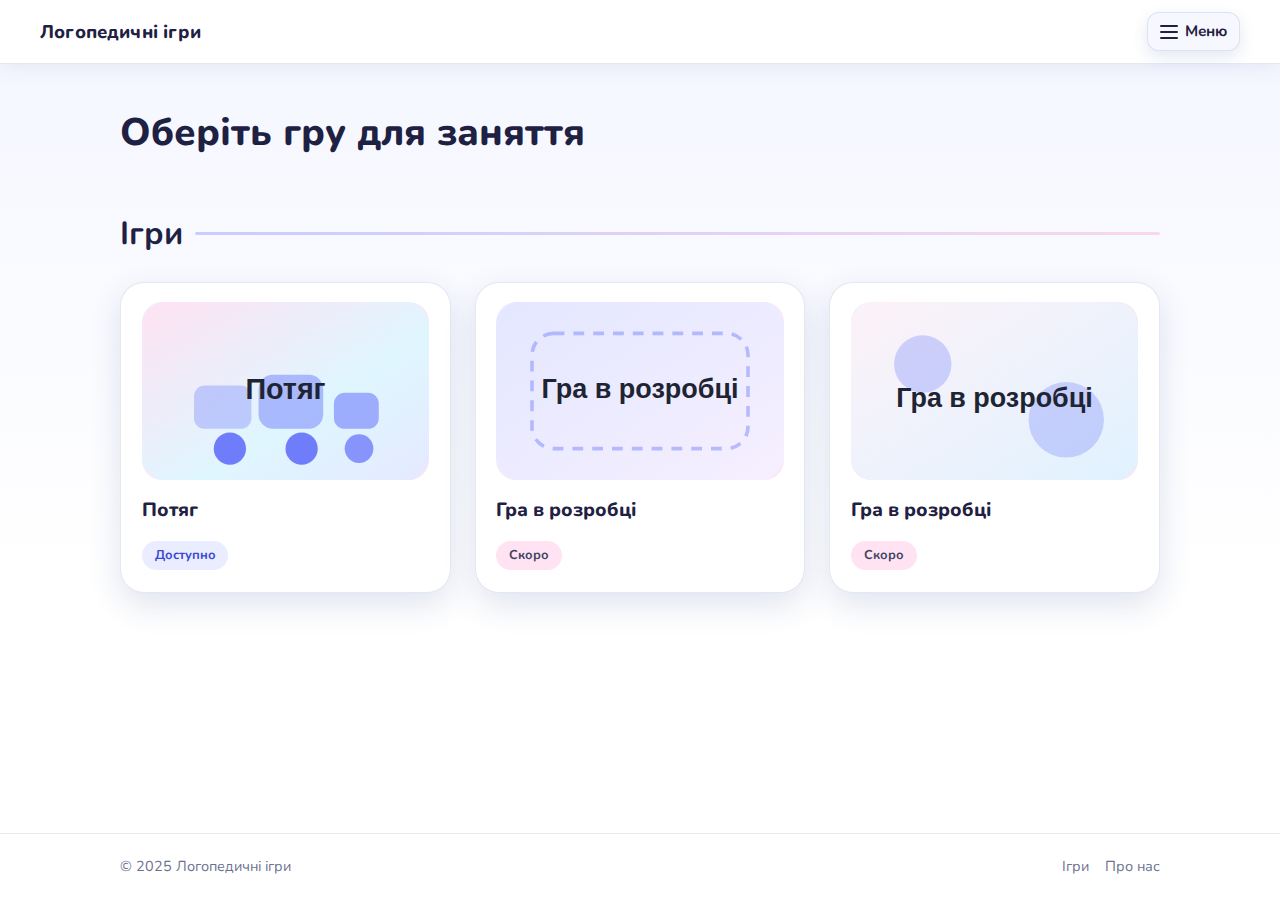
<file: index.html>
<!DOCTYPE html>
<html lang="uk" data-theme="light">
  <head>
    <meta charset="utf-8" />
    <meta name="viewport" content="width=device-width, initial-scale=1" />
    <title>Логопедичні ігри — Потяг для розвитку мовлення</title>
    <meta
      name="description"
      content="Логопедичні ігри для дітей до 10 років: адаптивна гра Потяг для тренування вимови та пам'яті."
    />
    <link rel="preconnect" href="https://fonts.googleapis.com" />
    <link rel="preconnect" href="https://fonts.gstatic.com" crossorigin />
    <link
      href="https://fonts.googleapis.com/css2?family=Nunito:wght@600;700;800&display=swap"
      rel="stylesheet"
    />
    <link rel="stylesheet" href="index.css" />
    <!-- Favicon / touch icons -->
    <link rel="icon" href="images/branding/logo.png" />
    <link rel="apple-touch-icon" sizes="180x180" href="images/branding/logo.png" />
  </head>
  <body>
    <div class="message-area" role="status" aria-live="polite"></div>
    <header>
      <div class="navbar">
        <a class="brand" href="index.html" aria-label="На головну">
          Логопедичні ігри
        </a>
        <button
          class="menu-toggle"
          type="button"
          aria-label="Меню"
          aria-expanded="false"
          aria-controls="primary-nav"
        >
          <span class="menu-icon" aria-hidden="true"></span>
          <span class="menu-label">Меню</span>
        </button>
        <nav class="nav-links" id="primary-nav">
          <a href="index.html" aria-current="page">Ігри</a>
          <a href="about/index.html">Про нас</a>
          <button class="theme-toggle" type="button" aria-label="Світла тема"></button>
        </nav>
      </div>
    </header>
    <main>
      <h1 class="page-heading">Оберіть гру для заняття</h1>
      <section>
        <h2 class="section-title">Ігри</h2>
        <div class="game-grid">
          <article class="game-card">
            <button class="game-card-trigger" type="button" data-game-id="potyah">
              <span class="media-frame">
                <img
                  src="images/game-cards/potyah.svg"
                  alt="Ілюстрація для гри Потяг"
                  loading="lazy"
                  data-fallback="images/game-cards/fallback.svg"
                />
              </span>
              <span class="game-card-title">Потяг</span>
              <span class="game-card-status">Доступно</span>
            </button>
          </article>
          <article class="game-card">
            <button class="game-card-trigger" type="button" data-game-id="letters">
              <span class="media-frame">
                <img
                  src="images/game-cards/upcoming-1.svg"
                  alt="Заглушка з текстом Гра в розробці"
                  loading="lazy"
                  data-fallback="images/game-cards/fallback.svg"
                />
              </span>
              <span class="game-card-title">Гра в розробці</span>
              <span class="game-card-status soon">Скоро</span>
            </button>
          </article>
          <article class="game-card">
            <button class="game-card-trigger" type="button" data-game-id="rhymes">
              <span class="media-frame">
                <img
                  src="images/game-cards/upcoming-2.svg"
                  alt="Заглушка з текстом Гра в розробці"
                  loading="lazy"
                  data-fallback="images/game-cards/fallback.svg"
                />
              </span>
              <span class="game-card-title">Гра в розробці</span>
              <span class="game-card-status soon">Скоро</span>
            </button>
          </article>
        </div>
        <div class="game-details" data-game-details hidden>
          <h3 data-details-title></h3>
          <p data-details-description></p>
          <div data-details-rules></div>
          <div class="actions" data-details-actions></div>
        </div>
      </section>

    </main>
    <footer>
      <div class="footer-inner">
        <span>© 2025 Логопедичні ігри</span>
        <nav>
          <a href="index.html">Ігри</a>
          <a href="about/index.html">Про нас</a>
        </nav>
      </div>
    </footer>
    <script type="module" src="index.js"></script>
  </body>
</html>
</file>
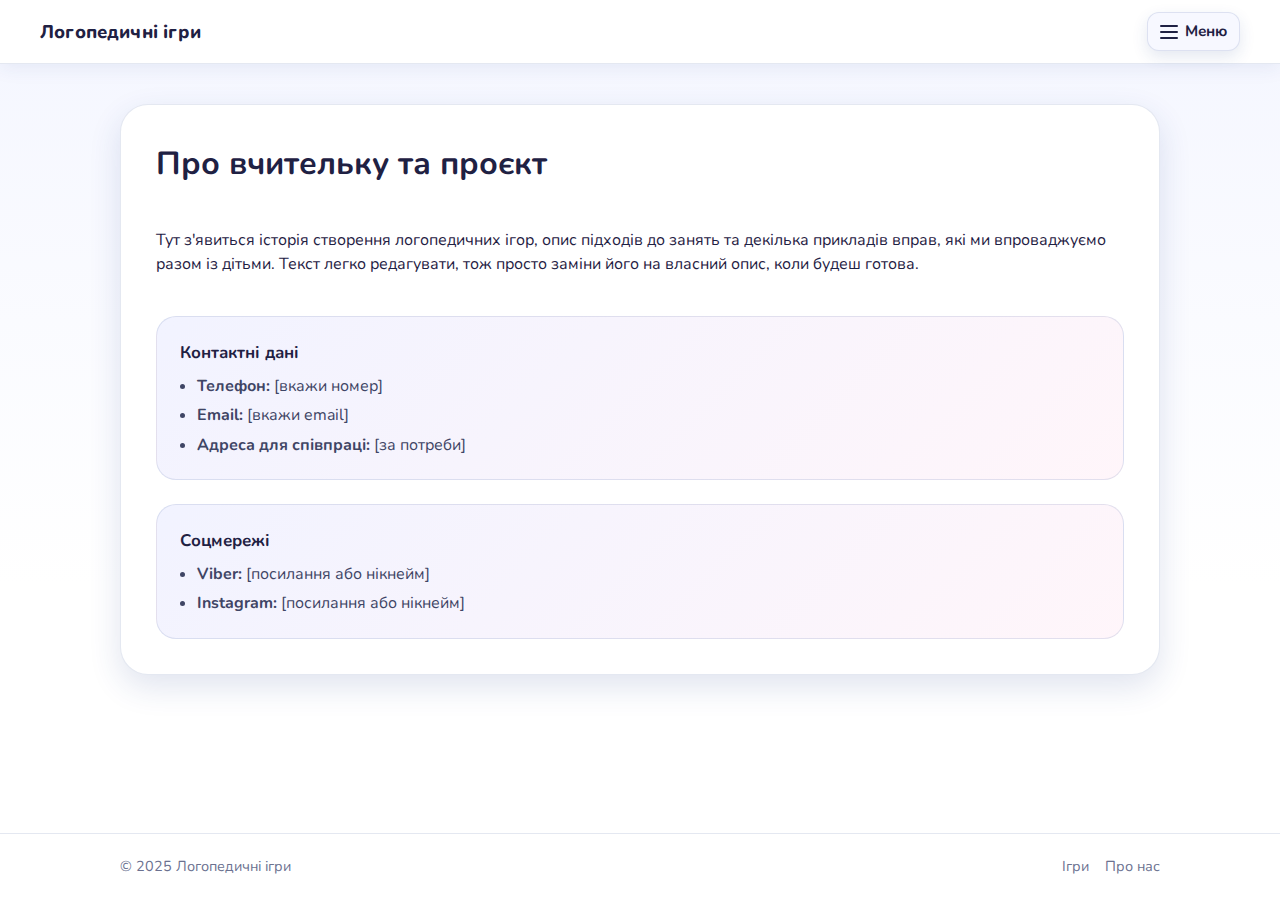
<file: about/index.html>
<!DOCTYPE html>
<html lang="uk" data-theme="light">
  <head>
    <meta charset="utf-8" />
    <meta name="viewport" content="width=device-width, initial-scale=1" />
    <title>Про нас — Логопедичні ігри</title>
    <meta
      name="description"
      content="Дізнайтеся більше про вчительку-логопеда, яка створила логопедичні ігри Потяг та інші вправи для розвитку мовлення."
    />
    <link rel="preconnect" href="https://fonts.googleapis.com" />
    <link rel="preconnect" href="https://fonts.gstatic.com" crossorigin />
    <link
      href="https://fonts.googleapis.com/css2?family=Nunito:wght@600;700;800&display=swap"
      rel="stylesheet"
    />
    <link rel="stylesheet" href="style.css" />
  </head>
  <body>
    <div class="message-area" role="status" aria-live="polite"></div>
    <header>
      <div class="navbar">
        <a class="brand" href="../index.html" aria-label="На головну">
          Логопедичні ігри
        </a>
        <button
          class="menu-toggle"
          type="button"
          aria-label="Меню"
          aria-expanded="false"
          aria-controls="primary-nav"
        >
          <span class="menu-icon" aria-hidden="true"></span>
          <span class="menu-label">Меню</span>
        </button>
        <nav class="nav-links" id="primary-nav">
          <a href="../index.html">Ігри</a>
          <a href="index.html" aria-current="page">Про нас</a>
          <button class="theme-toggle" type="button" aria-label="Світла тема"></button>
        </nav>
      </div>
    </header>
    <main>
      <section class="info-section">
        <h1>Про вчительку та проєкт</h1>
        <p>
          Тут з'явиться історія створення логопедичних ігор, опис підходів до занять та декілька
          прикладів вправ, які ми впроваджуємо разом із дітьми. Текст легко редагувати, тож просто
          заміни його на власний опис, коли будеш готова.
        </p>
        <div class="info-card">
          <h3>Контактні дані</h3>
          <ul>
            <li><strong>Телефон:</strong> [вкажи номер]</li>
            <li><strong>Email:</strong> [вкажи email]</li>
            <li><strong>Адреса для співпраці:</strong> [за потреби]</li>
          </ul>
        </div>
        <div class="info-card">
          <h3>Соцмережі</h3>
          <ul>
            <li><strong>Viber:</strong> [посилання або нікнейм]</li>
            <li><strong>Instagram:</strong> [посилання або нікнейм]</li>
          </ul>
        </div>
      </section>
    </main>
    <footer>
      <div class="footer-inner">
        <span>© 2025 Логопедичні ігри</span>
        <nav>
          <a href="../index.html">Ігри</a>
          <a href="index.html" aria-current="page">Про нас</a>
        </nav>
      </div>
    </footer>
    <script type="module" src="script.js"></script>
  </body>
</html>
</file>
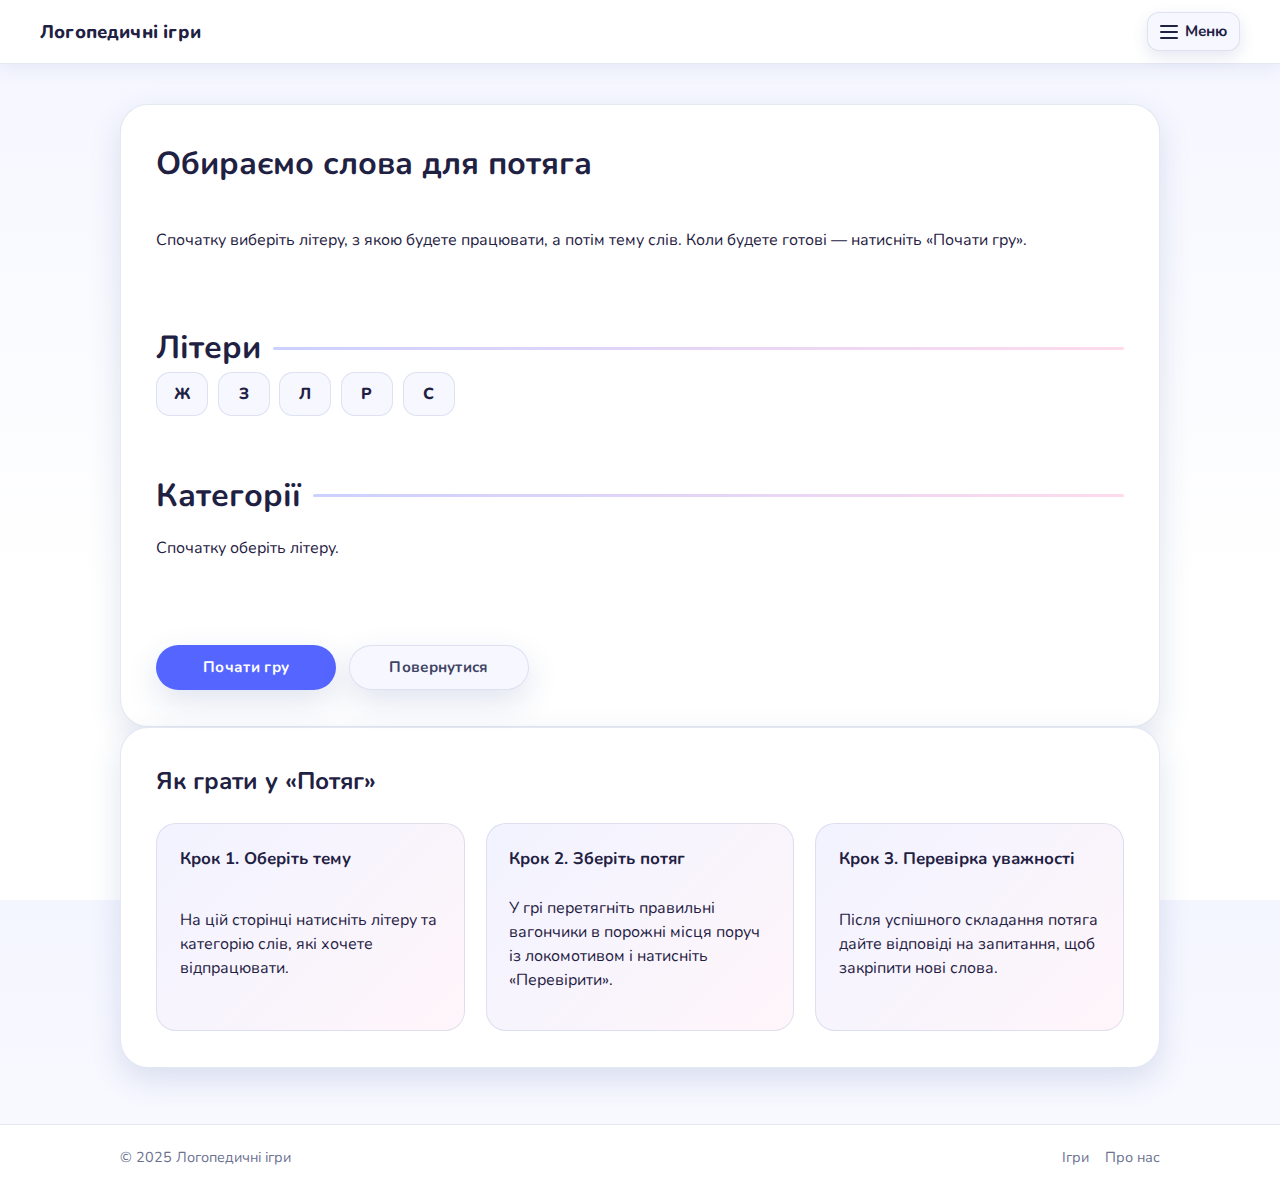
<file: select/index.html>
<!DOCTYPE html>
<html lang="uk" data-theme="light">
  <head>
    <meta charset="utf-8" />
    <meta name="viewport" content="width=device-width, initial-scale=1" />
    <title>Обрати слова — Логопедичні ігри</title>
    <meta
      name="description"
      content="Оберіть літеру та тему слів, щоб розпочати логопедичну гру Потяг."
    />
    <link rel="preconnect" href="https://fonts.googleapis.com" />
    <link rel="preconnect" href="https://fonts.gstatic.com" crossorigin />
    <link
      href="https://fonts.googleapis.com/css2?family=Nunito:wght@600;700;800&display=swap"
      rel="stylesheet"
    />
    <link rel="icon" href="../images/branding/logo.png" />
    <link rel="apple-touch-icon" sizes="180x180" href="../images/branding/logo.png" />
    <link rel="stylesheet" href="style.css" />
  </head>
  <body>
    <div class="message-area" role="status" aria-live="polite"></div>
    <header>
      <div class="navbar">
        <a class="brand" href="../index.html" aria-label="На головну">
          Логопедичні ігри
        </a>
        <button
          class="menu-toggle"
          type="button"
          aria-label="Меню"
          aria-expanded="false"
          aria-controls="primary-nav"
        >
          <span class="menu-icon" aria-hidden="true"></span>
          <span class="menu-label">Меню</span>
        </button>
        <nav class="nav-links" id="primary-nav">
          <a href="../index.html">Ігри</a>
          <a href="../about/index.html">Про нас</a>
          <button class="theme-toggle" type="button" aria-label="Світла тема"></button>
        </nav>
      </div>
    </header>
    <main>
      <section class="info-section">
        <h1>Обираємо слова для потяга</h1>
        <p>
          Спочатку виберіть літеру, з якою будете працювати, а потім тему слів. Коли будете готові —
          натисніть «Почати гру».
        </p>
        <div>
          <h2 class="section-title" style="margin-top: 2rem;">Літери</h2>
          <div class="letter-grid" data-letter-list></div>
        </div>
        <div>
          <h2 class="section-title" style="margin-top: 2rem;">Категорії</h2>
          <p data-selection-label>Спочатку оберіть літеру.</p>
          <div class="category-grid" data-category-list></div>
        </div>
        <div class="select-actions">
          <button class="btn btn-primary" type="button" data-start-game disabled>Почати гру</button>
          <a class="btn btn-secondary" href="../index.html">Повернутися</a>
        </div>
      </section>
      <section class="info-section" id="how-to-play">
        <h2>Як грати у «Потяг»</h2>
        <div class="info-grid">
          <article class="info-card">
            <h3>Крок 1. Оберіть тему</h3>
            <p>На цій сторінці натисніть літеру та категорію слів, які хочете відпрацювати.</p>
          </article>
          <article class="info-card">
            <h3>Крок 2. Зберіть потяг</h3>
            <p>
              У грі перетягніть правильні вагончики в порожні місця поруч із локомотивом і натисніть
              «Перевірити».
            </p>
          </article>
          <article class="info-card">
            <h3>Крок 3. Перевірка уважності</h3>
            <p>
              Після успішного складання потяга дайте відповіді на запитання, щоб закріпити нові слова.
            </p>
          </article>
        </div>
      </section>
    </main>
    <footer>
      <div class="footer-inner">
        <span>© 2025 Логопедичні ігри</span>
        <nav>
          <a href="../index.html">Ігри</a>
          <a href="../about/index.html">Про нас</a>
        </nav>
      </div>
    </footer>
    <script type="module" src="script.js"></script>
  </body>
</html>
</file>
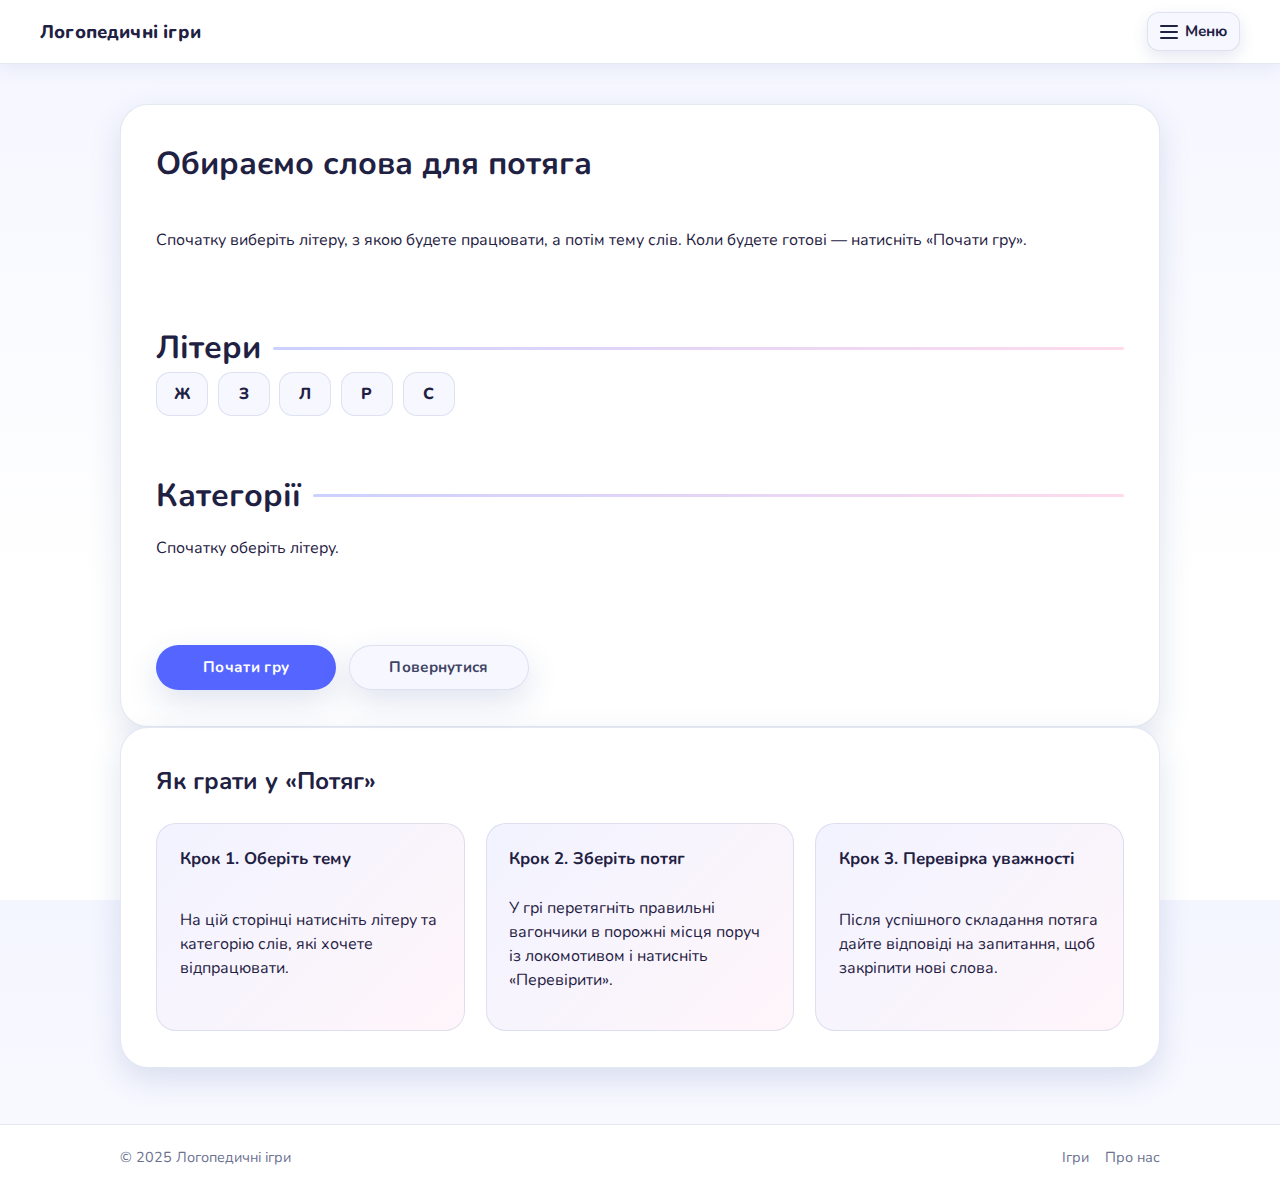
<file: games/train/index.html>
<!DOCTYPE html>
<html lang="uk" data-theme="light">
  <head>
    <meta charset="utf-8" />
    <meta name="viewport" content="width=device-width, initial-scale=1" />
    <title>Гра Потяг — Логопедичні ігри</title>
    <meta
      name="description"
      content="Зберіть потяг із правильних вагонів, щоб потренувати звуки та перевірити уважність."
    />
    <link rel="preconnect" href="https://fonts.googleapis.com" />
    <link rel="preconnect" href="https://fonts.gstatic.com" crossorigin />
    <link
      href="https://fonts.googleapis.com/css2?family=Nunito:wght@600;700;800&display=swap"
      rel="stylesheet"
    />
    <link rel="stylesheet" href="css/game.css" />
  </head>
  <body class="game-body">
    <div class="message-area" role="status" aria-live="polite"></div>
    <header>
      <div class="navbar game-navbar">
        <div class="game-nav-left">
          <button class="back-btn" type="button" data-back aria-label="Назад до вибору">
            <svg viewBox="0 0 24 24" width="20" height="20" aria-hidden="true">
              <path
                fill="currentColor"
                d="M15.707 4.293a1 1 0 0 1 0 1.414L10.414 11l5.293 5.293a1 1 0 1 1-1.414 1.414l-6-6a1 1 0 0 1 0-1.414l6-6a1 1 0 0 1 1.414 0Z"
              ></path>
            </svg>
            Назад
          </button>
          <a class="brand" href="../../index.html" aria-label="На головну">
            Логопедичні ігри
          </a>
        </div>
        <span class="status" data-status></span>
        <div class="game-nav-right">
          <button class="check-btn" type="button" data-check>Перевірити</button>
          <button
            class="menu-toggle"
            type="button"
            aria-label="Меню"
            aria-expanded="false"
            aria-controls="primary-nav"
          >
            <span class="menu-icon" aria-hidden="true"></span>
            <span class="menu-label">Меню</span>
          </button>
        </div>
        <nav class="nav-links" id="primary-nav">
          <a href="../../index.html" aria-current="page">Ігри</a>
          <a href="../../about/index.html">Про нас</a>
          <button class="theme-toggle" type="button" aria-label="Світла тема"></button>
        </nav>
      </div>
    </header>
    <main class="game-stage">
      <div class="game-surface" data-game-surface>
        <section class="playfield" data-playfield>
          <div class="wagon-field" data-wagon-field>
            <div class="free-wagons-inner" data-free-inner></div>
          </div>
          <div class="train-yard" data-train-yard>
            <div class="slot-wrapper" data-slot-wrapper></div>
            <div class="track-line" data-track></div>
          </div>
          <section class="question-panel" data-question-panel>
            <div class="question-meta">
              <strong data-question-counter>1/7</strong>
            </div>
            <h2 data-question-title></h2>
            <div class="answer-grid" data-answers></div>
            <div class="feedback-label" data-feedback></div>
            <div class="quiz-actions">
              <button class="btn btn-primary hidden" type="button" data-quiz-action>
                Перевірити відповідь
              </button>
            </div>
          </section>
        </section>
      </div>
    </main>
    <div class="final-screen" data-final-screen>
        <div class="final-card">
          <div class="sticker">🌈</div>
        <h3 data-final-message>Молодець!</h3>
        <p data-final-score></p>
        <p>Хочеш спробувати ще раз чи повернутися до вибору слів?</p>
        <div class="final-actions">
          <button class="btn btn-primary" type="button" data-replay>Переграти</button>
          <button class="btn btn-secondary" type="button" data-menu>До меню</button>
        </div>
      </div>
    </div>
    <script type="module" src="js/game.js"></script>
  </body>
</html>
</file>
<file: index.css>
/* Global theme tokens */
:root {
	color-scheme: light;
	--bg-body: linear-gradient(180deg, #f4f6ff 0%, #ffffff 65%);
	--surface-base: #ffffff;
	--surface-raised: rgba(255, 255, 255, 0.96);
	--surface-muted: #eef1ff;
	--text-primary: #1f2143;
	--text-secondary: #3f4565;
	--text-muted: #6b7190;
	--border-subtle: rgba(36, 64, 142, 0.12);
	--border-strong: rgba(36, 64, 142, 0.24);
	--shadow-soft: 0 12px 32px rgba(36, 64, 142, 0.14);
	--shadow-strong: 0 20px 48px rgba(36, 64, 142, 0.18);
	--brand: #5565ff;
	--brand-strong: #3949d1;
	--brand-contrast: #ffffff;
	--chip-surface: #eef1ff;
	--accent-soft: #f7f8ff;
	--accent-pill: rgba(85, 101, 255, 0.12);
	--accent-highlight: #ffe3f2;
	--focus-ring: 0 0 0 3px rgba(85, 101, 255, 0.28);
}

:root[data-theme="dark"] {
	color-scheme: dark;
	--bg-body: linear-gradient(180deg, #050914 0%, #0e162c 70%);
	--surface-base: rgba(18, 26, 46, 0.92);
	--surface-raised: rgba(21, 32, 54, 0.95);
	--surface-muted: rgba(32, 45, 72, 0.6);
	--text-primary: #f4f7ff;
	--text-secondary: #bcc6ff;
	--text-muted: #8793c2;
	--border-subtle: rgba(138, 150, 211, 0.2);
	--border-strong: rgba(138, 150, 211, 0.38);
	--shadow-soft: 0 14px 40px rgba(3, 6, 18, 0.55);
	--shadow-strong: 0 20px 56px rgba(3, 6, 18, 0.7);
	--brand: #9aa9ff;
	--brand-strong: #c1cbff;
	--brand-contrast: #0c1326;
	--chip-surface: rgba(154, 169, 255, 0.18);
	--accent-soft: rgba(32, 45, 72, 0.65);
	--accent-pill: rgba(154, 169, 255, 0.18);
	--accent-highlight: rgba(154, 169, 255, 0.2);
	--focus-ring: 0 0 0 3px rgba(154, 169, 255, 0.32);
}

* {
	box-sizing: border-box;
}

body {
	margin: 0;
	font-family: "Nunito", "Segoe UI", system-ui, sans-serif;
	background: var(--bg-body);
	color: var(--text-primary);
	min-height: 100vh;
	display: flex;
	flex-direction: column;
	line-height: 1.5;
	transition: background 0.4s ease, color 0.3s ease;
}

html {
	height: 100%;
}

body.game-body {
	overflow: hidden;
	height: 100vh;
	min-height: 100vh;
}

@supports (height: 100dvh) {
	body.game-body {
		height: 100dvh;
		min-height: 100dvh;
	}
}

a {
	color: inherit;
	text-decoration: none;
	transition: color 0.2s ease;
}

a:hover,
a:focus-visible {
	text-decoration: underline;
	text-decoration-thickness: 2px;
	text-underline-offset: 0.2em;
}

button {
	font: inherit;
	color: inherit;
}

img {
	max-width: 100%;
	display: block;
}

.hidden {
	display: none !important;
}

main {
	width: min(1040px, 92vw);
	margin: 0 auto;
	padding: 2.5rem 0 3.5rem;
	flex: 1;
}

.page-heading {
	font-size: clamp(1.9rem, 4vw, 2.4rem);
	margin: 0 0 2rem;
	font-weight: 800;
}

header {
	background: var(--surface-raised);
	border-bottom: 1px solid var(--border-subtle);
	box-shadow: 0 4px 18px rgba(36, 64, 142, 0.08);
}

.navbar {
	width: min(1200px, 96vw);
	margin: 0 auto;
	display: flex;
	align-items: center;
	gap: 1rem;
	position: relative;
	padding: 0.75rem 0;
}

.brand {
	font-weight: 800;
	font-size: 1.15rem;
	color: var(--text-primary);
	letter-spacing: 0.01em;
}

.theme-toggle {
	border: 1px solid var(--border-subtle);
	border-radius: 999px;
	padding: 0.4rem 0.85rem;
	display: inline-flex;
	align-items: center;
	gap: 0.45rem;
	background: var(--accent-soft);
	cursor: pointer;
	transition: transform 0.2s ease, box-shadow 0.2s ease, background 0.2s ease;
	box-shadow: 0 6px 16px rgba(36, 64, 142, 0.12);
}

.menu-toggle {
	display: inline-flex;
	border: 1px solid var(--border-subtle);
	border-radius: 12px;
	padding: 0.45rem 0.75rem;
	background: var(--accent-soft);
	font-weight: 700;
	font-size: 0.95rem;
	color: var(--text-primary);
	cursor: pointer;
	align-items: center;
	gap: 0.45rem;
	transition: transform 0.2s ease, box-shadow 0.2s ease, background 0.2s ease;
	box-shadow: 0 6px 16px rgba(36, 64, 142, 0.12);
	margin-left: auto;
}

.menu-toggle:hover,
.menu-toggle:focus-visible {
	transform: translateY(-1px);
	background: var(--accent-highlight);
	outline: none;
	box-shadow: 0 10px 22px rgba(36, 64, 142, 0.16);
}

.menu-icon {
	display: block;
	width: 18px;
	height: 2px;
	background: currentColor;
	border-radius: 999px;
	position: relative;
	transition: background 0.2s ease;
}

.menu-icon::before,
.menu-icon::after {
	content: "";
	position: absolute;
	left: 0;
	width: 100%;
	height: 2px;
	background: currentColor;
	border-radius: 999px;
	transition: transform 0.2s ease, top 0.2s ease, opacity 0.2s ease;
}

.menu-icon::before {
	top: -6px;
}

.menu-icon::after {
	top: 6px;
}

.menu-toggle.is-active .menu-icon {
	background: transparent;
}

.menu-toggle.is-active .menu-icon::before {
	top: 0;
	transform: rotate(45deg);
}

.menu-toggle.is-active .menu-icon::after {
	top: 0;
	transform: rotate(-45deg);
}

.theme-toggle svg {
	width: 18px;
	height: 18px;
}

.theme-toggle:hover,
.theme-toggle:focus-visible {
	transform: translateY(-1px);
	background: var(--accent-highlight);
	outline: none;
	box-shadow: 0 10px 22px rgba(36, 64, 142, 0.16);
}

.nav-links {
	margin-left: auto;
	display: flex;
	align-items: center;
	gap: 0.75rem;
}

.nav-links .theme-toggle {
	padding: 0.35rem 0.9rem;
	border-radius: 12px;
	box-shadow: none;
	white-space: nowrap;
}

.nav-links .theme-toggle:hover,
.nav-links .theme-toggle:focus-visible {
	box-shadow: none;
}

.nav-links a {
	padding: 0.35rem 0.9rem;
	border-radius: 999px;
	border: 1px solid transparent;
	background: transparent;
	font-weight: 700;
	transition: background 0.2s ease, border-color 0.2s ease, color 0.2s ease;
}

.nav-links a:hover,
.nav-links a:focus-visible {
	background: var(--accent-pill);
	border-color: var(--border-subtle);
	text-decoration: none;
}

.nav-links a[aria-current="page"] {
	background: var(--brand);
	color: var(--brand-contrast);
}

.nav-links.is-collapsible {
	margin-left: 0;
	position: absolute;
	top: calc(100% + 0.6rem);
	right: 0;
	transform: translateY(-8px);
	width: min(86vw, 320px);
	flex-direction: column;
	background: var(--surface-raised);
	border-radius: 18px;
	border: 1px solid var(--border-subtle);
	box-shadow: var(--shadow-soft);
	padding: 0.9rem;
	gap: 0.5rem;
	opacity: 0;
	pointer-events: none;
	transition: opacity 0.2s ease, transform 0.2s ease;
	z-index: 20;
	display: flex;
}

.nav-links.is-collapsible.is-open {
	opacity: 1;
	pointer-events: auto;
	transform: translateY(0);
}

.nav-links.is-collapsible a {
	width: 100%;
	text-align: center;
}

.nav-links.is-collapsible .theme-toggle {
	width: 100%;
	justify-content: center;
	padding: 0.5rem 0.9rem;
}

:root[data-theme="dark"] header {
	box-shadow: none;
}

:root[data-theme="dark"] .theme-toggle {
	background: var(--surface-base);
	box-shadow: var(--shadow-soft);
}

:root[data-theme="dark"] .theme-toggle:hover,
:root[data-theme="dark"] .theme-toggle:focus-visible {
	background: var(--surface-muted);
	box-shadow: var(--shadow-strong);
}

:root[data-theme="dark"] .menu-toggle {
	background: var(--surface-base);
	box-shadow: var(--shadow-soft);
}

:root[data-theme="dark"] .menu-toggle:hover,
:root[data-theme="dark"] .menu-toggle:focus-visible {
	background: var(--surface-muted);
	box-shadow: var(--shadow-strong);
}

:root[data-theme="dark"] .nav-links a:hover,
:root[data-theme="dark"] .nav-links a:focus-visible {
	background: var(--accent-pill);
	border-color: var(--border-subtle);
}

.section-title {
	margin: 3rem 0 1.5rem;
	font-size: clamp(1.6rem, 3vw, 2rem);
	display: flex;
	align-items: center;
	gap: 0.75rem;
}

.section-title::after {
	content: "";
	flex: 1;
	height: 3px;
	border-radius: 999px;
	background: linear-gradient(90deg, rgba(85, 101, 255, 0.3), rgba(255, 135, 193, 0.3));
}

.game-grid {
	display: grid;
	gap: 1.5rem;
	grid-template-columns: repeat(auto-fit, minmax(240px, 1fr));
}

.game-card {
	background: var(--surface-base);
	border-radius: 24px;
	padding: 0;
	border: 1px solid var(--border-subtle);
	box-shadow: var(--shadow-soft);
	transition: transform 0.25s ease, box-shadow 0.25s ease, border-color 0.25s ease;
}

.game-card:hover,
.game-card:focus-within {
	transform: translateY(-6px);
	box-shadow: var(--shadow-strong);
	border-color: var(--border-strong);
}

.game-card-trigger {
	width: 100%;
	border: none;
	background: none;
	display: grid;
	gap: 1rem;
	padding: 1.2rem 1.3rem 1.4rem;
	text-align: left;
	cursor: pointer;
}

.game-card-trigger[disabled] {
	cursor: not-allowed;
	opacity: 0.65;
}

.media-frame {
	position: relative;
	width: 100%;
	padding-top: 62%;
	border-radius: 20px;
	overflow: hidden;
	background: linear-gradient(135deg, #eef1ff, #ffe3f2);
}

.media-frame img {
	position: absolute;
	inset: 0;
	width: 100%;
	height: 100%;
	object-fit: cover;
	transition: transform 0.3s ease;
}

.media-frame img.is-fallback {
	object-fit: contain;
	padding: 14%;
}

.game-card-trigger:hover .media-frame img,
.game-card-trigger:focus-visible .media-frame img {
	transform: scale(1.04);
}

.game-card-title {
	font-size: 1.2rem;
	font-weight: 800;
	margin: 0;
}

.game-card-status {
	justify-self: flex-start;
	padding: 0.3rem 0.8rem;
	border-radius: 999px;
	font-weight: 700;
	font-size: 0.8rem;
	background: var(--accent-pill);
	color: var(--brand-strong);
}

.game-card-status.soon {
	background: var(--accent-highlight);
	color: var(--text-secondary);
}

:root[data-theme="dark"] .game-card {
	border-color: var(--border-subtle);
}

:root[data-theme="dark"] .game-card-status {
	color: var(--brand);
}

.game-details {
	margin-top: 2.5rem;
	background: var(--surface-base);
	border-radius: 28px;
	border: 1px solid var(--border-subtle);
	box-shadow: var(--shadow-soft);
	padding: 2.1rem;
	display: grid;
	gap: 1.4rem;
}

.game-details[hidden] {
	display: none;
}

.game-details h3 {
	margin: 0;
	font-size: 1.4rem;
}

.game-details p,
.game-details ul {
	margin: 0;
	color: var(--text-secondary);
}

.game-details ul {
	padding-left: 1.2rem;
	display: grid;
	gap: 0.45rem;
}

.game-details .actions {
	display: flex;
	flex-wrap: wrap;
	gap: 0.8rem;
}

.btn {
	display: inline-flex;
	align-items: center;
	justify-content: center;
	gap: 0.35rem;
	padding: 0.65rem 1.4rem;
	border-radius: 999px;
	font-weight: 700;
	letter-spacing: 0.02em;
	font-size: 0.95rem;
	cursor: pointer;
	transition: transform 0.2s ease, box-shadow 0.2s ease, background 0.2s ease;
	box-shadow: var(--shadow-soft);
	border: none;
}

.btn-primary {
	background: var(--brand);
	color: var(--brand-contrast);
}

.btn-primary:hover,
.btn-primary:focus-visible {
	transform: translateY(-2px);
	background: var(--brand-strong);
	outline: none;
}

.btn-secondary {
	background: var(--accent-soft);
	color: var(--text-secondary);
	border: 1px solid var(--border-subtle);
}

.btn-secondary:hover,
.btn-secondary:focus-visible {
	transform: translateY(-2px);
	background: var(--accent-highlight);
	outline: none;
}

:root[data-theme="dark"] .btn-secondary {
	background: var(--surface-base);
}

:root[data-theme="dark"] .btn-secondary:hover,
:root[data-theme="dark"] .btn-secondary:focus-visible {
	background: var(--surface-muted);
}

.feedback-label {
	margin: 0;
	font-weight: 600;
	color: var(--text-muted);
}

.info-section {
	background: var(--surface-base);
	border-radius: 28px;
	padding: 2.2rem;
	box-shadow: var(--shadow-soft);
	border: 1px solid var(--border-subtle);
	display: grid;
	gap: 1.5rem;
}

.info-section h1,
.info-section h2 {
	margin: 0;
}

.info-grid {
	display: grid;
	gap: 1.3rem;
	grid-template-columns: repeat(auto-fit, minmax(240px, 1fr));
}

.info-card {
	background: linear-gradient(135deg, rgba(85, 101, 255, 0.08), rgba(255, 135, 193, 0.08));
	border-radius: 20px;
	padding: 1.4rem;
	display: grid;
	gap: 0.55rem;
	border: 1px solid var(--border-subtle);
}

.info-card h3 {
	margin: 0;
	font-size: 1.05rem;
}

.info-card ul {
	margin: 0;
	padding-left: 1.1rem;
	display: grid;
	gap: 0.35rem;
	color: var(--text-secondary);
}

.letter-grid {
	display: flex;
	flex-wrap: wrap;
	gap: 0.6rem;
}

.letter-btn {
	min-width: 52px;
	padding: 0.55rem 1rem;
	border-radius: 14px;
	border: 1px solid var(--border-subtle);
	background: var(--accent-soft);
	font-weight: 800;
	font-size: 1rem;
	cursor: pointer;
	transition: transform 0.2s ease, border-color 0.2s ease, background 0.2s ease;
	color: var(--text-primary);
}

.letter-btn:hover,
.letter-btn:focus-visible {
	transform: translateY(-1px);
	border-color: var(--border-strong);
	background: var(--accent-highlight);
	outline: none;
}

.letter-btn.active {
	background: var(--brand);
	color: var(--brand-contrast);
	border-color: transparent;
}

.category-grid {
	display: grid;
	gap: 1rem;
	grid-template-columns: repeat(auto-fit, minmax(210px, 1fr));
	margin-top: 1.8rem;
}

.category-card {
	border: 1px solid var(--border-subtle);
	border-radius: 22px;
	background: var(--surface-base);
	box-shadow: var(--shadow-soft);
	padding: 1.2rem 1.4rem;
	display: grid;
	gap: 0.65rem;
	cursor: pointer;
	text-align: left;
	transition: transform 0.2s ease, border 0.2s ease, box-shadow 0.2s ease;
}

.category-card:hover,
.category-card:focus-visible {
	transform: translateY(-4px);
	border-color: var(--border-strong);
	outline: none;
}

.category-card.active {
	border-color: var(--brand);
	box-shadow: var(--shadow-strong);
}

.category-badge {
	font-weight: 700;
	font-size: 1.05rem;
	color: var(--text-primary);
}

.category-count {
	font-weight: 600;
	color: var(--text-secondary);
}

.select-actions {
	margin-top: 2rem;
	display: flex;
	gap: 0.8rem;
	flex-wrap: wrap;
}

.select-actions .btn {
	min-width: 180px;
}

.message-area {
	position: fixed;
	top: 20px;
	left: 50%;
	transform: translateX(-50%);
	padding: 0.75rem 1.3rem;
	border-radius: 999px;
	background: var(--surface-raised);
	box-shadow: var(--shadow-soft);
	border: 1px solid var(--border-subtle);
	color: var(--text-primary);
	font-weight: 600;
	display: none;
	z-index: 120;
}

.message-area.show {
	display: inline-flex;
}

::selection {
	background: rgba(85, 101, 255, 0.25);
	color: var(--text-primary);
}

footer {
	border-top: 1px solid var(--border-subtle);
	background: var(--surface-raised);
	padding: 1.4rem 0;
	margin-top: auto;
}

.footer-inner {
	width: min(1040px, 92vw);
	margin: 0 auto;
	display: flex;
	justify-content: space-between;
	align-items: center;
	gap: 1rem;
	font-size: 0.9rem;
	color: var(--text-muted);
}

footer nav {
	display: flex;
	gap: 1rem;
}

:root[data-theme="dark"] footer {
	background: var(--surface-raised);
	box-shadow: none;
}

@media (max-width: 768px) {
	.menu-toggle {
		display: inline-flex;
		margin-left: auto;
	}

	.page-heading {
		text-align: center;
	}

	main {
		padding-top: 2rem;
	}

	.footer-inner {
		flex-direction: column;
		text-align: center;
	}
}

@media (max-width: 520px) {
	.game-card {
		border-radius: 20px;
	}

	.game-card-trigger {
		padding: 1rem;
	}

	.section-title {
		gap: 0.5rem;
	}
}

/* End of stylesheet */
</file>
<file: about/style.css>
@import url("../index.css");

/* About-specific overrides can be added below */
</file>
<file: select/style.css>
@import url("../index.css");

/* Select page specific overrides can be added below */
</file>
<file: games/train/css/game.css>
@import url("../../../index.css");

main.game-stage {
	width: 100%;
	margin: 0 auto;
	padding: clamp(0.6rem, 2.5vh, 1.2rem) 0 clamp(0.9rem, 3vh, 1.5rem);
	flex: 1 1 auto;
	display: flex;
	flex-direction: column;
	gap: clamp(0.6rem, 1.6vw, 1rem);
	min-height: 0;
	overflow: hidden;
}

.game-body header {
	width: 100%;
	padding: clamp(0.6rem, 1.6vw, 1rem) 0 clamp(0.4rem, 1.2vw, 0.8rem);
	box-sizing: border-box;
}

.navbar.game-navbar {
	width: 100%;
	max-width: min(1200px, 100%);
	margin: 0 auto;
	display: flex;
	align-items: center;
	gap: clamp(0.6rem, 2vw, 1.2rem);
	flex-wrap: nowrap;
	padding: 0;
}

.game-nav-left,
.game-nav-right {
	display: inline-flex;
	align-items: center;
	gap: clamp(0.5rem, 1.6vw, 0.9rem);
	min-width: 0;
}

.game-nav-left {
	order: 1;
	flex-shrink: 0;
}

.game-navbar .status {
	order: 2;
	flex: 1 1 auto;
	text-align: center;
	font-weight: 700;
	font-size: clamp(0.95rem, 2.2vw, 1.2rem);
	color: var(--text-secondary);
	min-width: clamp(140px, 28vw, 260px);
	margin: 0 clamp(0.5rem, 2vw, 1.5rem);
	display: flex;
	align-items: center;
	justify-content: center;
}

.game-nav-right {
	order: 3;
	margin-left: auto;
	flex-shrink: 0;
}

.navbar.game-navbar .nav-links {
	order: 4;
}

.navbar.game-navbar .menu-toggle {
	margin-left: 0;
}

.game-surface {
	display: flex;
	flex-direction: column;
	gap: clamp(0.6rem, 1.6vw, 1rem);
	position: relative;
	flex: 1;
	min-height: 0;
}

.game-navbar .back-btn {
	display: flex;
	align-items: center;
	gap: 0.4rem;
	background: var(--accent-soft);
	border: 1px solid var(--border-subtle);
	color: var(--text-primary);
	font-weight: 700;
	font-size: 0.95rem;
	cursor: pointer;
	padding: 0.4rem 0.85rem;
	border-radius: 999px;
	transition: transform 0.2s ease, background 0.2s ease, border-color 0.2s ease;
}

.game-navbar .back-btn:hover,
.game-navbar .back-btn:focus-visible {
	transform: translateY(-1px);
	background: var(--accent-highlight);
	border-color: var(--border-strong);
	outline: none;
}

.game-navbar .check-btn {
	background: var(--brand);
	color: var(--brand-contrast);
	border: none;
	display: flex;
	align-items: center;
	justify-content: center;
	border-radius: 999px;
	padding: 0.55rem 1.5rem;
	font-weight: 700;
	font-size: 1rem;
	cursor: pointer;
	box-shadow: var(--shadow-soft);
	transition: transform 0.2s ease, background 0.2s ease, box-shadow 0.2s ease;
}

.game-navbar .check-btn:hover,
.game-navbar .check-btn:focus-visible {
	transform: translateY(-2px);
	background: var(--brand-strong);
	box-shadow: var(--shadow-strong);
	outline: none;
}

.check-btn.hidden {
	display: none;
}

.wagon-placeholder {
	border-radius: 18px;
}

.playfield {
	flex: 1;
	display: flex;
	flex-direction: column;
	gap: clamp(1.2rem, 3vw, 2.4rem);
	min-height: 0;
	position: relative;
	padding: clamp(0.5rem, 2vw, 1.5rem) clamp(0.5rem, 4vw, 1.5rem) clamp(1rem, 4vw, 2.4rem);
}

.wagon-field {
	position: relative;
	flex: 1;
	min-height: clamp(280px, 50vh, 540px);
	border-radius: clamp(24px, 5vw, 40px);
	background: linear-gradient(180deg, rgba(255, 255, 255, 0.75) 0%, rgba(247, 248, 255, 0.42) 100%);
	overflow: hidden;
	box-shadow: inset 0 18px 36px rgba(36, 64, 142, 0.08);
	padding: clamp(0.8rem, 3vw, 1.8rem);
}

:root[data-theme="dark"] .wagon-field {
	background: linear-gradient(180deg, rgba(32, 45, 72, 0.9) 0%, rgba(21, 32, 54, 0.78) 100%);
	box-shadow: inset 0 18px 40px rgba(3, 6, 18, 0.55);
}

.free-wagons-inner {
	position: relative;
	width: 100%;
	height: 100%;
	min-height: inherit;
	touch-action: none;
}

.wagon,
.wagon-placeholder {
	width: clamp(110px, 11vw, 165px);
	aspect-ratio: 1;
}

.wagon {
	position: absolute;
	border-radius: 18px;
	background: var(--surface-base);
	border: 2px solid transparent;
	box-shadow: var(--shadow-soft);
	cursor: grab;
	touch-action: none;
	display: flex;
	align-items: center;
	justify-content: center;
	overflow: hidden;
	transition: transform 0.2s ease, box-shadow 0.2s ease;
}

.wagon img,
.wagon .image-placeholder {
	width: 100%;
	height: 100%;
	object-fit: contain;
	background: transparent;
}

.wagon .image-placeholder {
	display: grid;
	place-items: center;
	font-weight: 800;
	font-size: clamp(1.4rem, 3vw, 2rem);
	color: var(--text-primary);
	background: var(--surface-base);
}

.wagon .label {
	position: absolute;
	left: 50%;
	bottom: clamp(0.4rem, 1.4vw, 0.9rem);
	transform: translateX(-50%);
	padding: 0.25rem 0.65rem;
	border-radius: 999px;
	background: rgba(15, 23, 42, 0.75);
	color: #fff;
	font-weight: 800;
	font-size: clamp(0.85rem, 1.8vw, 1rem);
	pointer-events: none;
}

[data-theme="dark"] .wagon .label {
	background: rgba(255, 255, 255, 0.85);
	color: var(--text-primary);
}

.train-yard {
	position: relative;
	display: flex;
	flex-direction: column;
	align-items: center;
	gap: clamp(0.5rem, 2vw, 1.2rem);
	padding-bottom: clamp(0.6rem, 2vw, 1.2rem);
	width: min(100%, 1080px);
	margin: 0 auto;
}

.locomotive {
	position: relative;
	width: 100%;
	aspect-ratio: 1;
	border-radius: 20px;
	background: var(--surface-base);
	box-shadow: var(--shadow-soft);
	display: flex;
	align-items: center;
	justify-content: center;
	overflow: hidden;
}

.locomotive img {
	width: 100%;
	height: 100%;
	object-fit: contain;
}

.locomotive-label {
	position: absolute;
	left: 50%;
	top: 50%;
	transform: translate(-50%, -50%);
	font-weight: 900;
	font-size: clamp(1.4rem, 2.8vw, 2.6rem);
	color: #fff;
	padding: 0.2rem 0.65rem;
	border-radius: 999px;
	background: rgba(15, 23, 42, 0.55);
	text-shadow: 0 2px 8px rgba(0, 0, 0, 0.4);
	pointer-events: none;
}

.track-line {
	width: 100%;
	height: 10px;
	border-radius: 999px;
	background: repeating-linear-gradient(90deg, rgba(31, 41, 51, 0.18) 0 20px, transparent 20px 40px);
	opacity: 0.5;
	margin-top: clamp(0.3rem, 1vw, 0.8rem);
}

.slot-wrapper {
	--slot-count: 6;
	display: grid;
	grid-template-columns: repeat(var(--slot-count), minmax(0, 1fr));
	align-items: end;
	justify-items: stretch;
	gap: clamp(0.5rem, 1.4vw, 1.1rem);
	width: 100%;
	min-height: clamp(120px, 20vh, 240px);
}

.slot-wrapper > * {
	width: 100%;
	max-width: none;
}

.slot {
	position: relative;
	width: 100%;
	aspect-ratio: 1;
	border-radius: 18px;
	border: 2px dashed rgba(85, 101, 255, 0.35);
	display: grid;
	place-items: center;
	color: rgba(85, 101, 255, 0.65);
	font-weight: 700;
	background: rgba(85, 101, 255, 0.08);
	transition: border 0.2s ease, background 0.2s ease;
}

.slot.hover {
	border-color: var(--border-strong);
	background: rgba(85, 101, 255, 0.16);
}

.slot .wagon {
	width: 100% !important;
	height: 100% !important;
	position: relative !important;
	left: 0 !important;
	top: 0 !important;
	padding: 0 !important;
	transform: none !important;
	cursor: grab;
}

.slot.filled {
	border-style: solid;
	border-color: rgba(85, 101, 255, 0.6);
	background: rgba(85, 101, 255, 0.12);
}

.slot.correct {
	border-color: rgba(34, 197, 94, 0.85);
	background: rgba(34, 197, 94, 0.18);
}

.question-panel {
	position: fixed;
	/* move slightly higher so the top rounded corner doesn't overlap answer buttons */
	top: 44%;
	left: 50%;
	transform: translate(-50%, -50%) scale(0.96);
	padding: clamp(1.6rem, 3.2vw, 2.0rem);
	background: var(--surface-raised);
	border: 1px solid var(--border-subtle);
	border-radius: clamp(20px, 4vw, 28px);
	box-shadow: var(--shadow-soft);
	gap: clamp(0.7rem, 1.8vw, 1.1rem);
	z-index: 120;
	width: min(520px, 86vw);
	display: grid;
	grid-template-rows: auto auto 1fr auto auto;
	align-items: start;
	opacity: 0;
	pointer-events: none;
	transition: opacity 0.25s ease, transform 0.25s ease;
	text-align: center;
	min-height: clamp(320px, 58vh, 420px);
	max-height: min(520px, 88vh);
	/* allow slight overflow so button borders near the top curve remain visible */
	overflow: visible;
}

.question-panel.active {
	opacity: 1;
	pointer-events: auto;
	transform: translate(-50%, -50%) scale(1);
}

.question-panel h2 {
	margin: 0;
	font-size: clamp(1.4rem, 3vw, 1.8rem);
}

.question-meta {
	display: flex;
	justify-content: center;
	font-weight: 700;
	color: var(--text-secondary);
}

.answer-grid {
	display: grid;
	gap: 0.75rem;
	grid-template-columns: repeat(auto-fit, minmax(160px, 1fr));
	align-self: stretch;
	width: 100%;
	overflow-y: auto;
	/* ensure answers are visually separated from the card's top rounded corner */
	margin-top: 0.6rem;
}

.answer-btn {
	border: 2px solid transparent;
	border-radius: 16px;
	background: var(--accent-soft);
	padding: 0.85rem 1rem;
	font-weight: 700;
	font-size: 1rem;
	cursor: pointer;
	transition: transform 0.2s ease, border 0.2s ease, background 0.2s ease;
	/* raise buttons above background so their border is not visually clipped */
	position: relative;
	z-index: 2;
}

.answer-btn:hover,
.answer-btn:focus-visible {
	transform: translateY(-2px);
	border-color: var(--border-strong);
	background: var(--accent-highlight);
	outline: none;
}

.answer-btn.selected {
	background: rgba(80, 205, 160, 0.25);
	border-color: rgba(34, 197, 94, 0.75);
}

.answer-btn.correct {
	background: rgba(80, 205, 160, 0.25);
	border-color: rgba(34, 197, 94, 0.9);
}

.answer-btn.incorrect {
	background: rgba(239, 68, 68, 0.16);
	border-color: rgba(239, 68, 68, 0.65);
}

.feedback-label {
	font-weight: 700;
	color: var(--text-secondary);
	min-height: 1.4rem;
	display: flex;
	align-items: center;
	justify-content: center;
}

.quiz-actions {
	display: flex;
	gap: 1rem;
	flex-wrap: wrap;
	justify-content: center;
	min-height: clamp(0.5rem, 5vh, 2.6rem);
}

.final-screen {
	position: fixed;
	inset: 0;
	background: rgba(15, 23, 42, 0.7);
	display: none;
	place-items: center;
	z-index: 200;
}

.final-screen.show {
	display: grid;
}

/* Hide train and field on memory question to prevent peeking */
body.memory-hide .wagon-field,
body.memory-hide .train-yard {
	visibility: hidden;
}

.final-card {
	background: var(--surface-raised);
	border-radius: 32px;
	padding: 2.5rem;
	width: min(460px, 90vw);
	display: grid;
	gap: 1.5rem;
	text-align: center;
	border: 1px solid var(--border-subtle);
	box-shadow: var(--shadow-soft);
}

.sticker {
	font-size: clamp(3rem, 8vw, 4.5rem);
}

.final-actions {
	display: flex;
	justify-content: center;
	gap: 1rem;
	flex-wrap: wrap;
}

.quiz-disabled {
	pointer-events: none;
	opacity: 0.7;
}

.wagon::after {
	content: "";
	position: absolute;
	inset: 0;
	border-radius: inherit;
	border: 2px dashed transparent;
	pointer-events: none;
}

.wagon.touch-hint::after {
	border-color: rgba(85, 101, 255, 0.45);
}

@media (max-width: 960px) {
	main.game-stage {
		padding-top: 1.15rem;
	}

	.navbar.game-navbar {
		display: grid;
		grid-template-columns: repeat(2, minmax(0, 1fr));
		grid-template-areas:
			"nav-left nav-right"
			"status status"
			"nav-links nav-links";
		column-gap: clamp(0.6rem, 4vw, 1.4rem);
		row-gap: clamp(0.5rem, 1.8vw, 1rem);
		align-items: center;
	}

	.game-nav-left {
		grid-area: nav-left;
		justify-content: flex-start;
		flex-wrap: wrap;
		gap: clamp(0.4rem, 1.6vw, 0.8rem);
	}

	.game-nav-right {
		grid-area: nav-right;
		justify-content: flex-end;
		flex-wrap: wrap;
		gap: clamp(0.4rem, 1.6vw, 0.8rem);
		margin-left: 0;
	}

	.navbar.game-navbar .status {
		grid-area: status;
		width: 100%;
		margin: 0;
		min-width: 0;
		order: initial;
	}

	.navbar.game-navbar .nav-links {
		grid-area: nav-links;
		margin: 0;
		justify-content: center;
	}

	.free-wagons-inner {
		min-height: clamp(130px, 36vh, 220px);
	}

	.slot-wrapper {
		justify-content: center;
	}
}

@media (max-width: 720px) {
	main.game-stage {
		padding-top: 0.85rem;
	}

	.game-body header {
		padding-top: clamp(0.4rem, 3.5vw, 0.7rem);
		padding-bottom: clamp(0.3rem, 3vw, 0.55rem);
	}

	.navbar.game-navbar {
		grid-template-columns: minmax(0, 1fr);
		grid-template-areas:
			"nav-left"
			"nav-right"
			"status"
			"nav-links";
	}

	.game-nav-left,
	.game-nav-right {
		justify-content: center;
		gap: clamp(0.4rem, 2.2vw, 0.9rem);
	}

	.game-nav-left .brand {
		flex: 1 1 100%;
		text-align: center;
		margin-top: 0.35rem;
	}

	.game-navbar .back-btn,
	.game-navbar .check-btn,
	.navbar.game-navbar .menu-toggle {
		flex: 1 1 100%;
		justify-content: center;
	}

	.navbar.game-navbar .status {
		text-align: center;
	}

	.playfield {
		gap: clamp(0.8rem, 3vw, 1.6rem);
		padding: 0.75rem 0.65rem 1.2rem;
	}

	.train-yard {
		gap: 0.8rem;
	}

	.wagon-field {
		min-height: clamp(220px, 42vh, 420px);
		padding: clamp(0.6rem, 3vw, 1.1rem);
	}

	.slot-wrapper {
		min-height: clamp(110px, 18vh, 200px);
	}

	.wagon,
	.wagon-placeholder {
		width: clamp(110px, 36vw, 150px);
	}
}

@media (min-width: 1100px) {
	.playfield {
		gap: clamp(1.5rem, 3vw, 2.8rem);
	}

	.wagon-field {
		min-height: clamp(360px, 55vh, 600px);
	}

	.slot-wrapper {
		justify-content: flex-start;
	}
}

@media (orientation: landscape) and (max-height: 600px) {
	.wagon-field {
		min-height: 240px;
	}

	.train-yard {
		padding-bottom: 0.6rem;
	}
}
</file>
